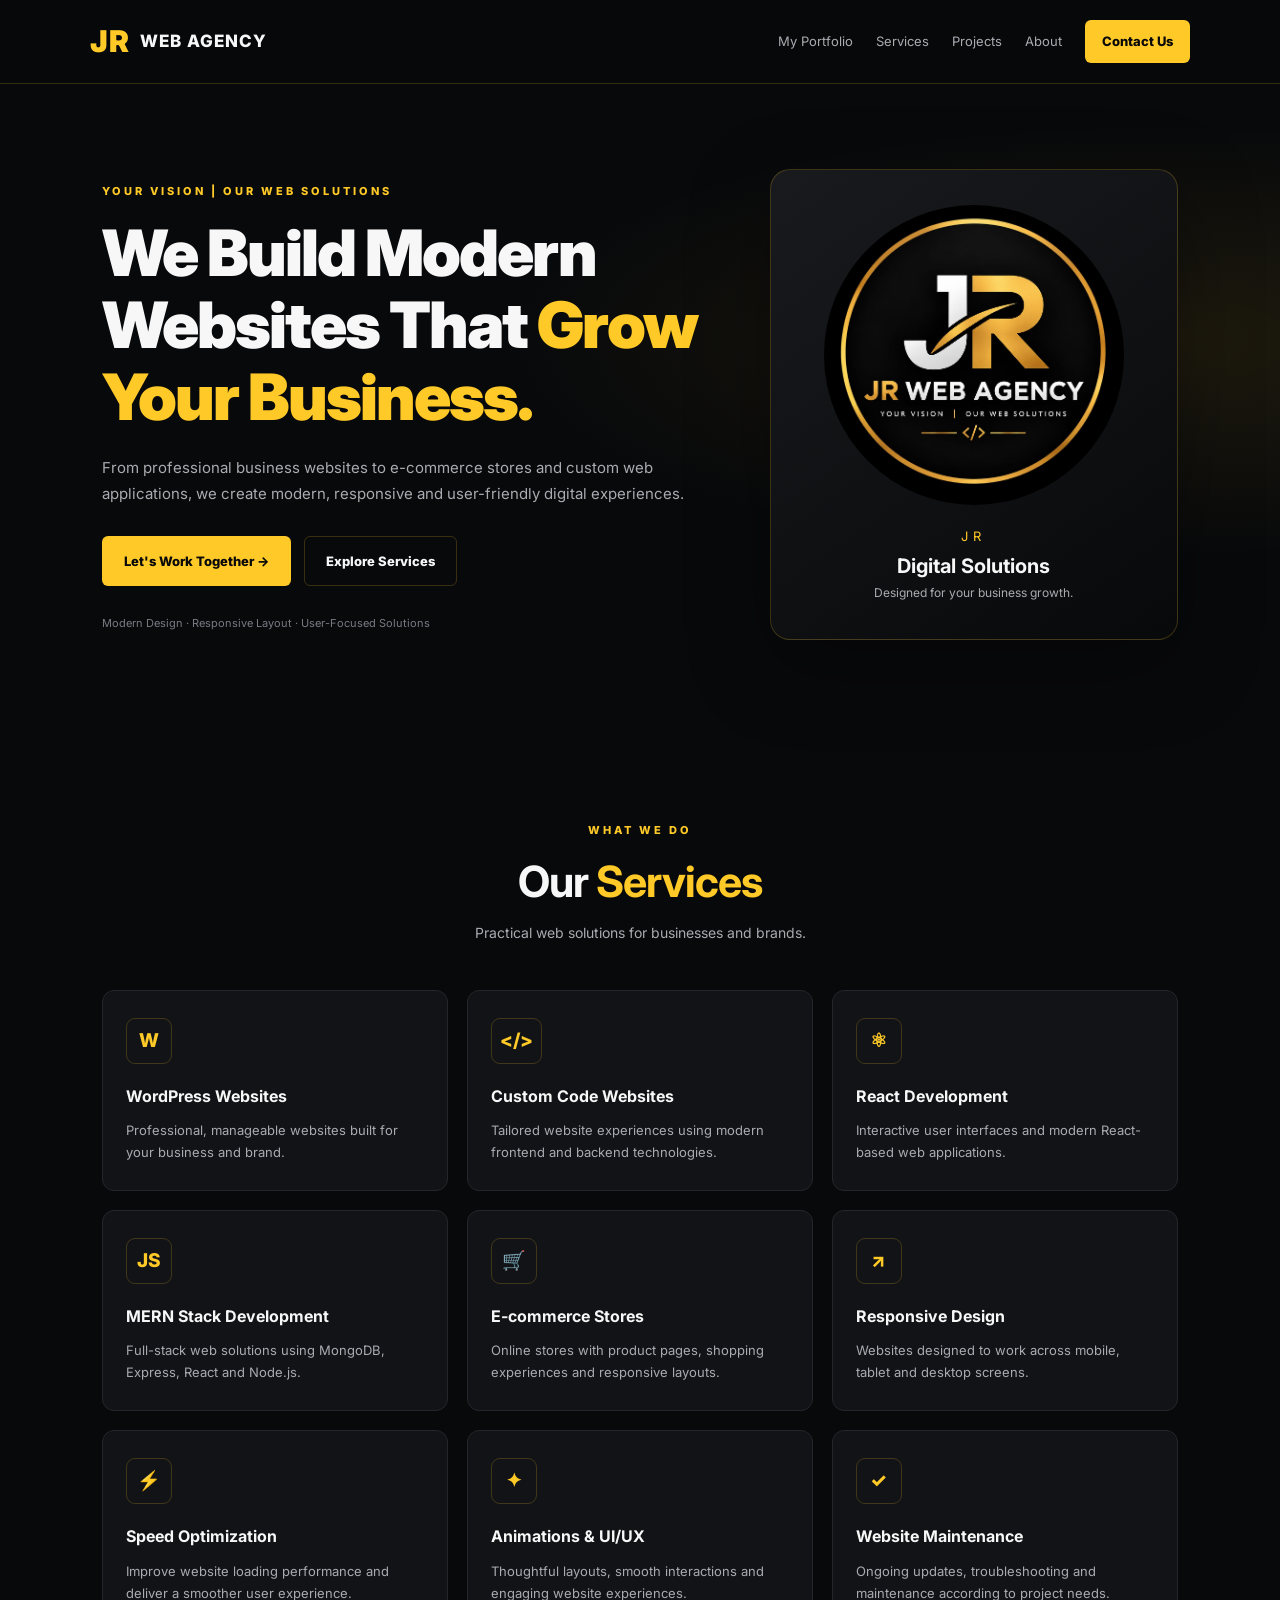
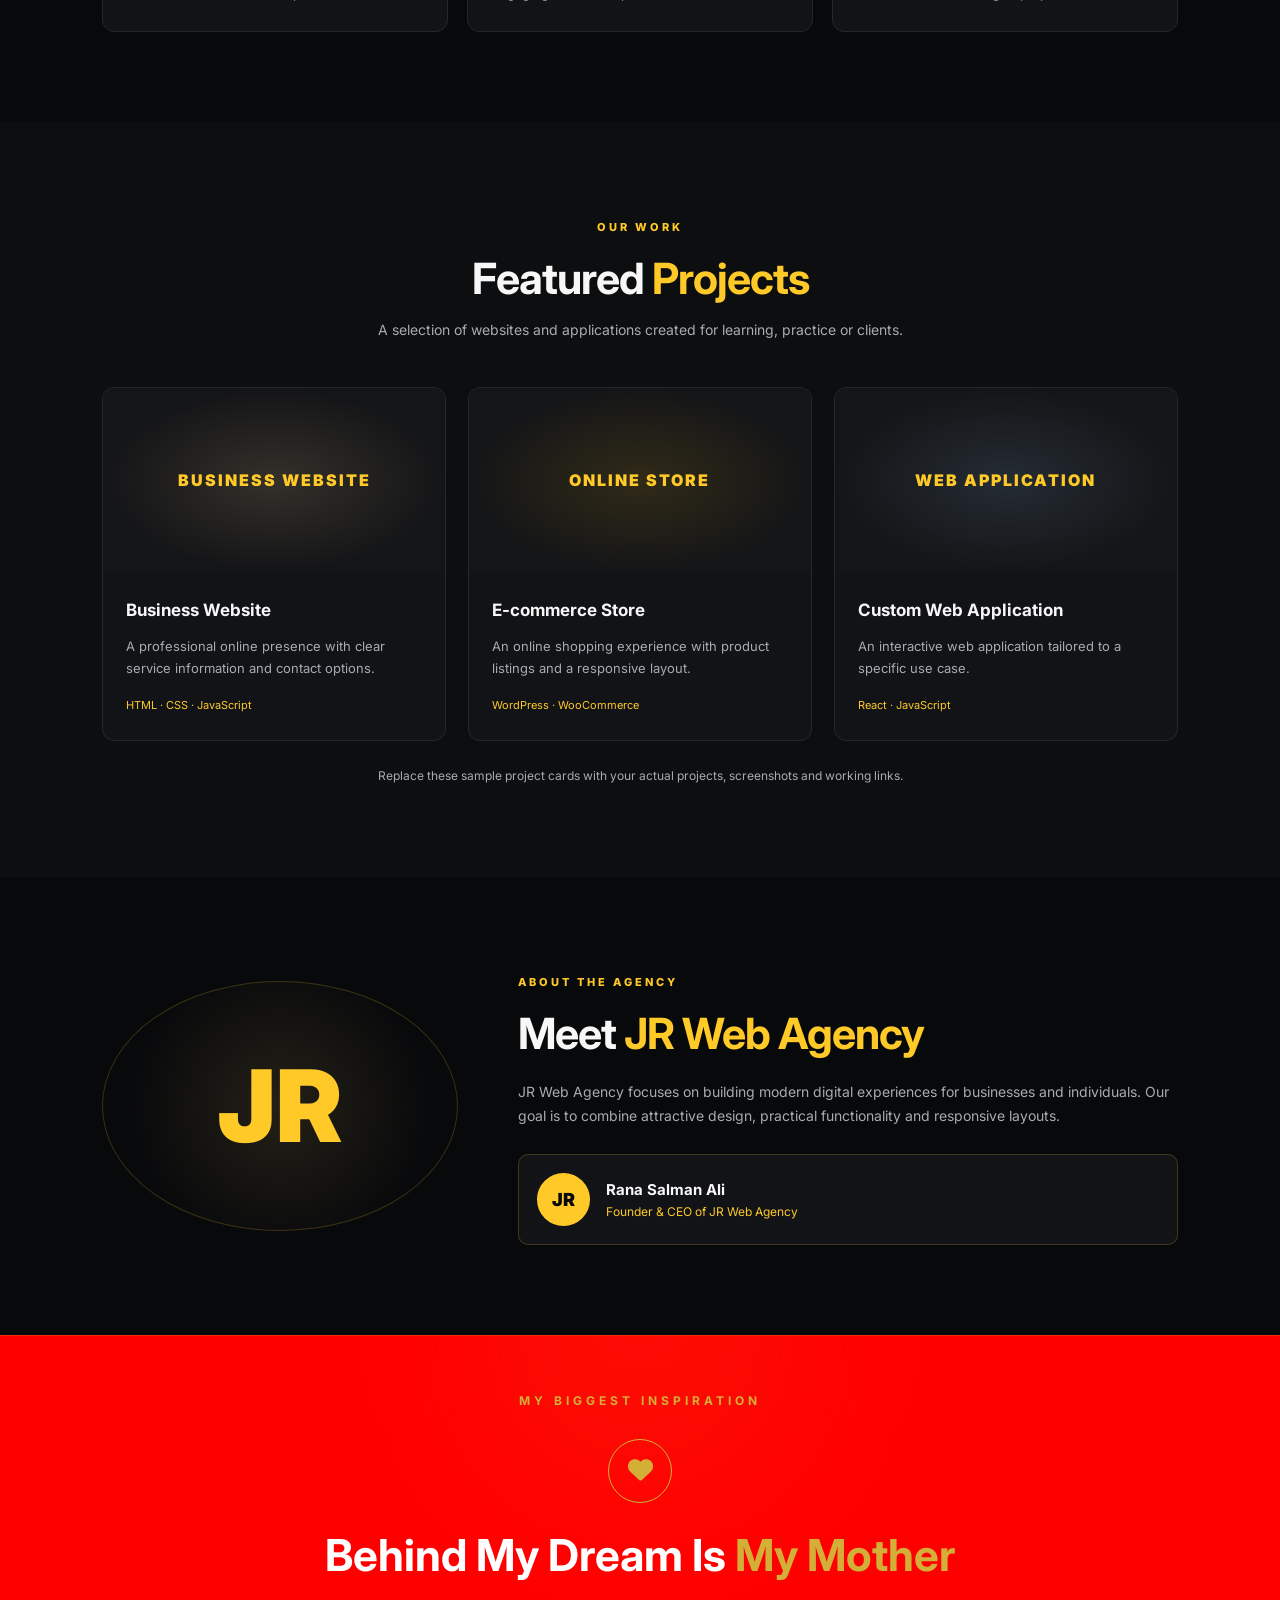
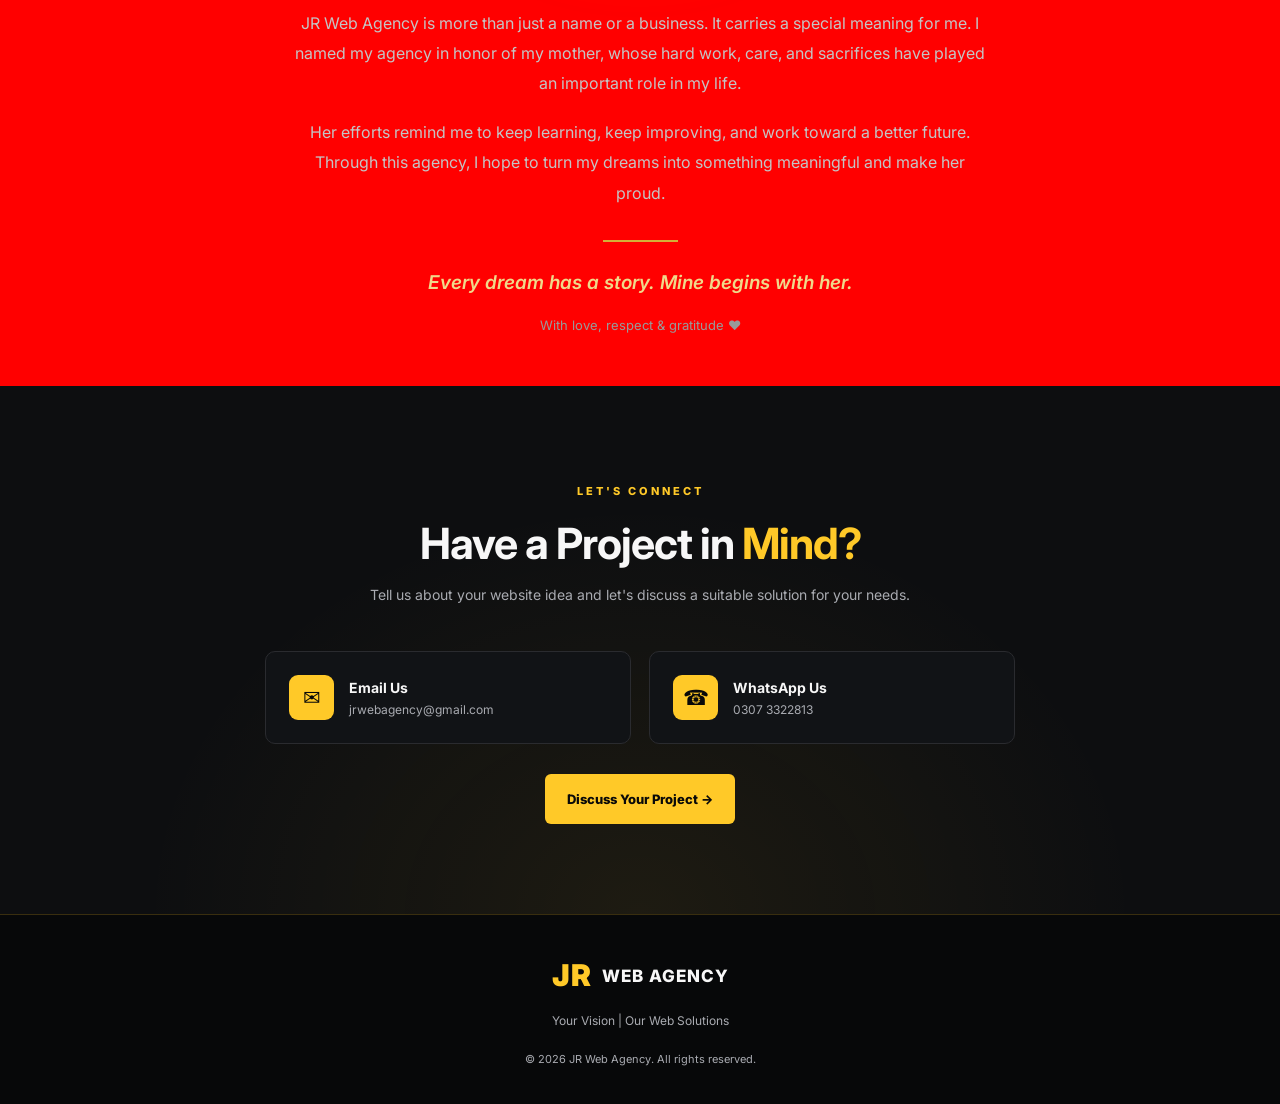
<file: jr-web-agency.html>
<!DOCTYPE html>
<html lang="en">
<head>
    <meta charset="UTF-8">
    <meta name="viewport" content="width=device-width, initial-scale=1.0">

    <title>JR Web Agency | Modern Web Solutions</title>
    <link rel="stylesheet"
      href="https://cdnjs.cloudflare.com/ajax/libs/font-awesome/6.7.2/css/all.min.css">

    <meta name="description"
          content="JR Web Agency offers modern websites, WordPress development, custom web development, e-commerce and responsive web solutions.">

    <link rel="stylesheet" href="jr-web-agency.css">
    <!-- <link rel="stylesheet" href="style-modern.css"> -->

</head>
<body>

    <!-- Navbar -->
    <header class="navbar">
        <a href="jr-web-agency.html" class="brand">
            <span class="brand-jr">JR</span>
            <span>WEB AGENCY</span>
        </a>

        <nav>
            <a href="./index-modern (2).html">My Portfolio</a>
            <a href="#services">Services</a>
            <a href="#projects">Projects</a>
            <a href="#about">About</a>
            <a href="#contact" class="nav-cta">Contact Us</a>
        </nav>
    </header>

    <!-- Hero Section -->
    <main>
        <section class="hero">
            <div class="hero-content">
                <span class="eyebrow">YOUR VISION | OUR WEB SOLUTIONS</span>

                <h1>
                    We Build Modern Websites That
                    <span>Grow Your Business.</span>
                </h1>

                <p>
                    From professional business websites to e-commerce
                    stores and custom web applications, we create modern,
                    responsive and user-friendly digital experiences.
                </p>

                <div class="hero-buttons">
                    <a href="#contact" class="btn btn-gold">
                        Let's Work Together →
                    </a>

                    <a href="#services" class="btn btn-outline">
                        Explore Services
                    </a>
                </div>

                <div class="trust-line">
                    Modern Design · Responsive Layout · User-Focused Solutions
                </div>
            </div>

            <div class="hero-visual">
             
                <img
                    src="jrlogo.jpeg"
                    alt="JR Web Agency Logo"
                    class="agency-logo"
                >

                <div class="visual-caption">
                    <span>JR</span>
                    <h2>Digital Solutions</h2>
                    <p>Designed for your business growth.</p>
                </div>
            </div>
        </section>

        <!-- Services -->
        <section class="section" id="services">
            <div class="section-heading">
                <span class="eyebrow">WHAT WE DO</span>
                <h2>Our <span>Services</span></h2>
                <p>Practical web solutions for businesses and brands.</p>
            </div>

            <div class="services-grid">
                <article class="service-card">
                    <span class="service-icon">W</span>
                    <h3>WordPress Websites</h3>
                    <p>
                        Professional, manageable websites built for
                        your business and brand.
                    </p>
                </article>

                <article class="service-card">
                    <span class="service-icon">&lt;/&gt;</span>
                    <h3>Custom Code Websites</h3>
                    <p>
                        Tailored website experiences using modern
                        frontend and backend technologies.
                    </p>
                </article>

                <article class="service-card">
                    <span class="service-icon">⚛</span>
                    <h3>React Development</h3>
                    <p>
                        Interactive user interfaces and modern
                        React-based web applications.
                    </p>
                </article>

                <article class="service-card">
                    <span class="service-icon">JS</span>
                    <h3>MERN Stack Development</h3>
                    <p>
                        Full-stack web solutions using MongoDB,
                        Express, React and Node.js.
                    </p>
                </article>

                <article class="service-card">
                    <span class="service-icon">🛒</span>
                    <h3>E-commerce Stores</h3>
                    <p>
                        Online stores with product pages, shopping
                        experiences and responsive layouts.
                    </p>
                </article>

                <article class="service-card">
                    <span class="service-icon">↗</span>
                    <h3>Responsive Design</h3>
                    <p>
                        Websites designed to work across mobile,
                        tablet and desktop screens.
                    </p>
                </article>

                <article class="service-card">
                    <span class="service-icon">⚡</span>
                    <h3>Speed Optimization</h3>
                    <p>
                        Improve website loading performance and
                        deliver a smoother user experience.
                    </p>
                </article>

                <article class="service-card">
                    <span class="service-icon">✦</span>
                    <h3>Animations & UI/UX</h3>
                    <p>
                        Thoughtful layouts, smooth interactions
                        and engaging website experiences.
                    </p>
                </article>

                <article class="service-card">
                    <span class="service-icon">✓</span>
                    <h3>Website Maintenance</h3>
                    <p>
                        Ongoing updates, troubleshooting and
                        maintenance according to project needs.
                    </p>
                </article>
            </div>
        </section>

        <!-- Projects -->
        <section class="section projects-section" id="projects">
            <div class="section-heading">
                <span class="eyebrow">OUR WORK</span>
                <h2>Featured <span>Projects</span></h2>
                <p>
                    A selection of websites and applications created
                    for learning, practice or clients.
                </p>
            </div>

            <div class="projects-grid">
                <article class="project-card">
                    <div class="project-preview preview-one">
                        <span>BUSINESS WEBSITE</span>
                    </div>
                    <div class="project-info">
                        <h3>Business Website</h3>
                        <p>
                            A professional online presence with clear
                            service information and contact options.
                        </p>
                        <span class="project-tag">HTML · CSS · JavaScript</span>
                    </div>
                </article>

                <article class="project-card">
                    <div class="project-preview preview-two">
                        <span>ONLINE STORE</span>
                    </div>
                    <div class="project-info">
                        <h3>E-commerce Store</h3>
                        <p>
                            An online shopping experience with product
                            listings and a responsive layout.
                        </p>
                        <span class="project-tag">WordPress · WooCommerce</span>
                    </div>
                </article>

                <article class="project-card">
                    <div class="project-preview preview-three">
                        <span>WEB APPLICATION</span>
                    </div>
                    <div class="project-info">
                        <h3>Custom Web Application</h3>
                        <p>
                            An interactive web application tailored
                            to a specific use case.
                        </p>
                        <span class="project-tag">React · JavaScript</span>
                    </div>
                </article>
            </div>

            <p class="projects-note">
                Replace these sample project cards with your actual
                projects, screenshots and working links.
            </p>
        </section>

        <!-- About -->
        <section class="section about-section" id="about">
            <div class="about-mark">JR</div>

            <div class="about-content">
                <span class="eyebrow">ABOUT THE AGENCY</span>
                <h2>Meet <span>JR Web Agency</span></h2>

                <p>
                    JR Web Agency focuses on building modern digital
                    experiences for businesses and individuals.
                    Our goal is to combine attractive design,
                    practical functionality and responsive layouts.
                </p>

                <div class="founder-box">
                    <div class="founder-avatar">JR</div>
                    <div>
                        <h3>Rana Salman Ali</h3>
                        <p>Founder & CEO of JR Web Agency</p>
                    </div>
                </div>
            </div>
        </section>
        
<!-- A Tribute to My Mother -->
<section class="mother-tribute" id="my-inspiration">
    <div class="tribute-container">

        <span class="tribute-label">MY BIGGEST INSPIRATION</span>

        <div class="tribute-icon">
            <i class="fa-solid fa-heart"></i>
        </div>

        <h2>Behind My Dream Is <span>My Mother</span></h2>

        <p class="tribute-message">
            JR Web Agency is more than just a name or a business.
            It carries a special meaning for me. I named my agency
            in honor of my mother, whose hard work, care, and
            sacrifices have played an important role in my life.
        </p>

        <p class="tribute-message">
            Her efforts remind me to keep learning, keep improving,
            and work toward a better future. Through this agency,
            I hope to turn my dreams into something meaningful
            and make her proud.
        </p>

        <div class="tribute-divider"></div>

        <p class="tribute-signature">
            Every dream has a story. Mine begins with her.
        </p>

        <span class="tribute-footer">With love, respect & gratitude ❤️</span>

    </div>
</section>


        <!-- Contact -->
        <section class="section contact-section" id="contact">
            <div class="section-heading">
                <span class="eyebrow">LET'S CONNECT</span>
                <h2>Have a Project in <span>Mind?</span></h2>
                <p>
                    Tell us about your website idea and let's discuss
                    a suitable solution for your needs.
                </p>
            </div>

            <div class="contact-grid">
                <a href="mailto:jrwebagency@gmail.com" class="contact-card">
                    <span class="contact-icon">✉</span>
                    <div>
                        <h3>Email Us</h3>
                        <p>jrwebagency@gmail.com</p>
                    </div>
                </a>

                <a
                    href="https://wa.me/923073322813"
                    target="_blank"
                    rel="noopener noreferrer"
                    class="contact-card"
                >
                    <span class="contact-icon">☎</span>
                    <div>
                        <h3>WhatsApp Us</h3>
                        <p>0307 3322813</p>
                    </div>
                </a>
            </div>

         <a
    href="https://wa.me/923073322813?text=Hello%20JR%20Web%20Agency%2C%20I%20want%20to%20discuss%20a%20website%20project"
    target="_blank"
    rel="noopener noreferrer"
    class="btn btn-gold main-contact-btn"
>
    Discuss Your Project →
</a>
        </section>
    </main>

    <!-- Footer -->
    <footer class="footer">
        <a href="#" class="brand">
            <span class="brand-jr">JR</span>
            <span>WEB AGENCY</span>
        </a>

        <p>Your Vision | Our Web Solutions</p>
        <p class="copyright">
            © <span id="year"></span> JR Web Agency. All rights reserved.
        </p>
    </footer>

    <script>
        document.getElementById("year").textContent =
            new Date().getFullYear();
    </script>
</body>
</html>
</file>
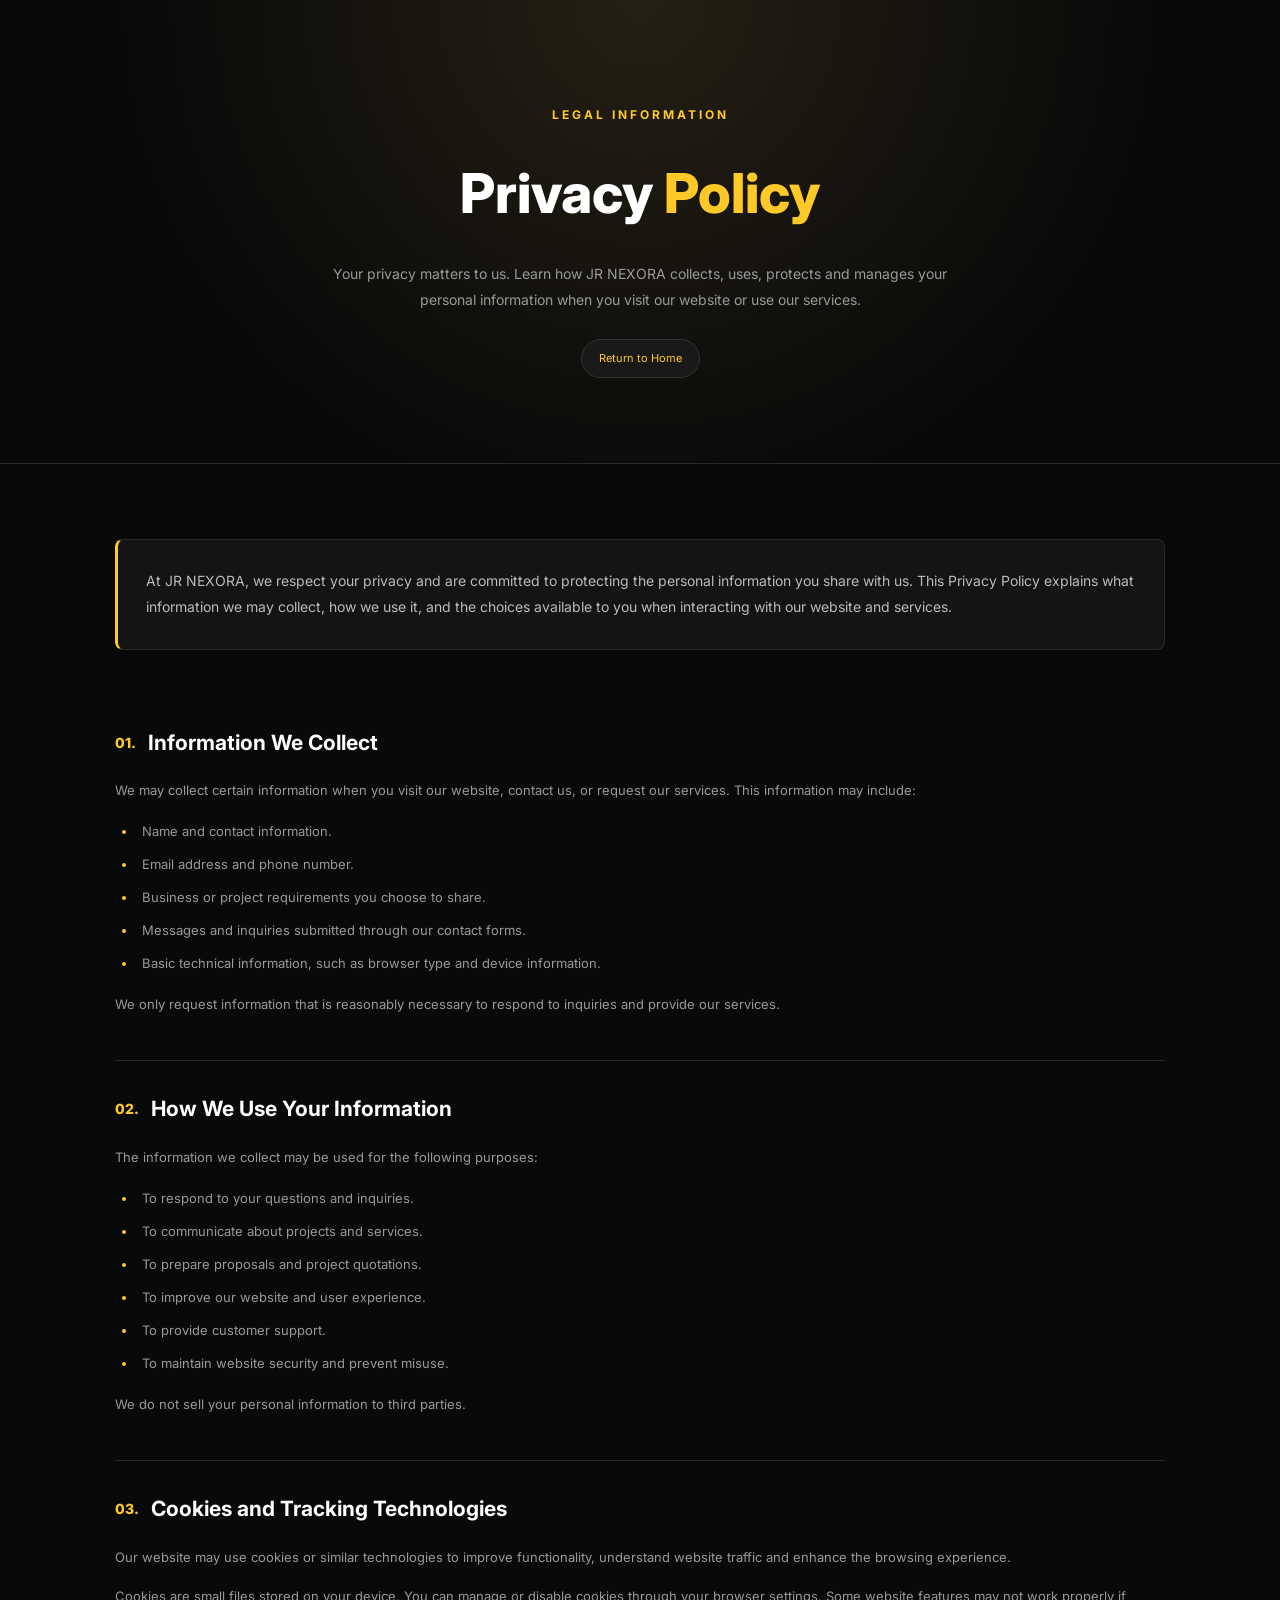
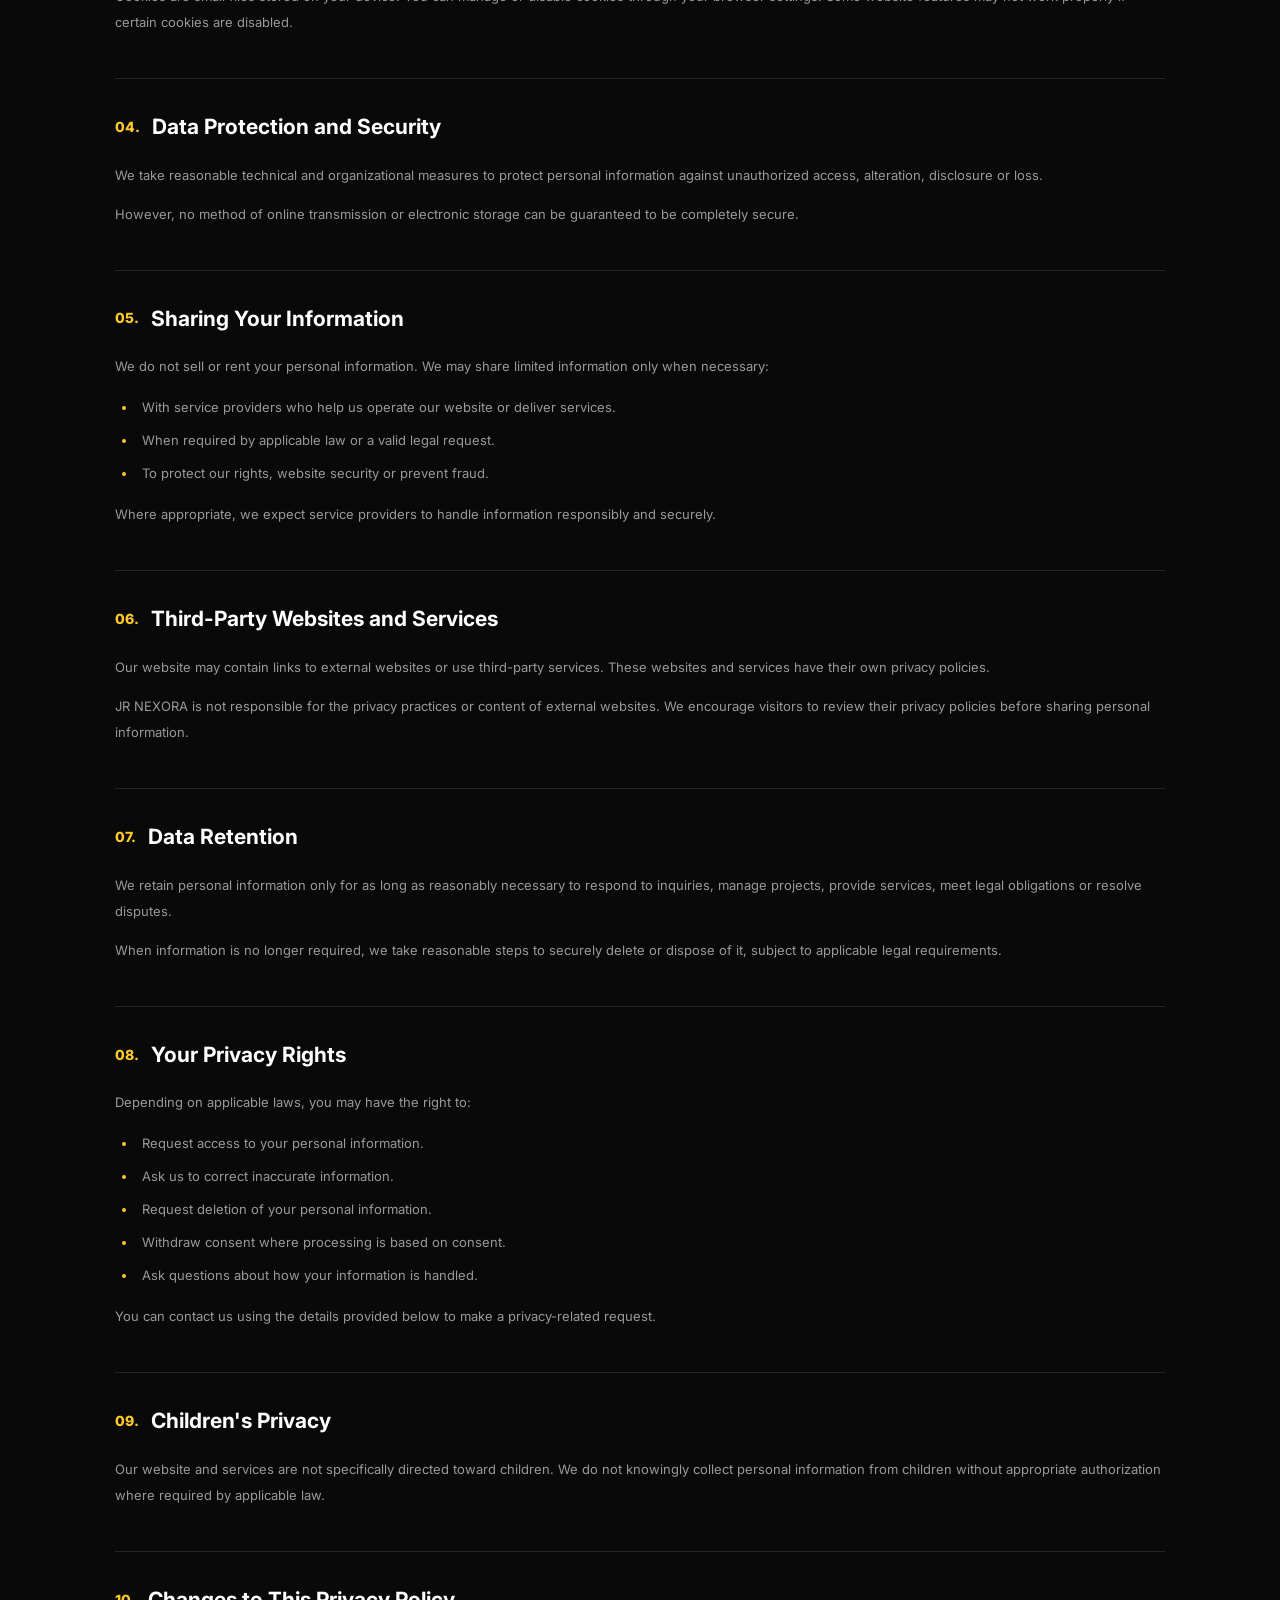
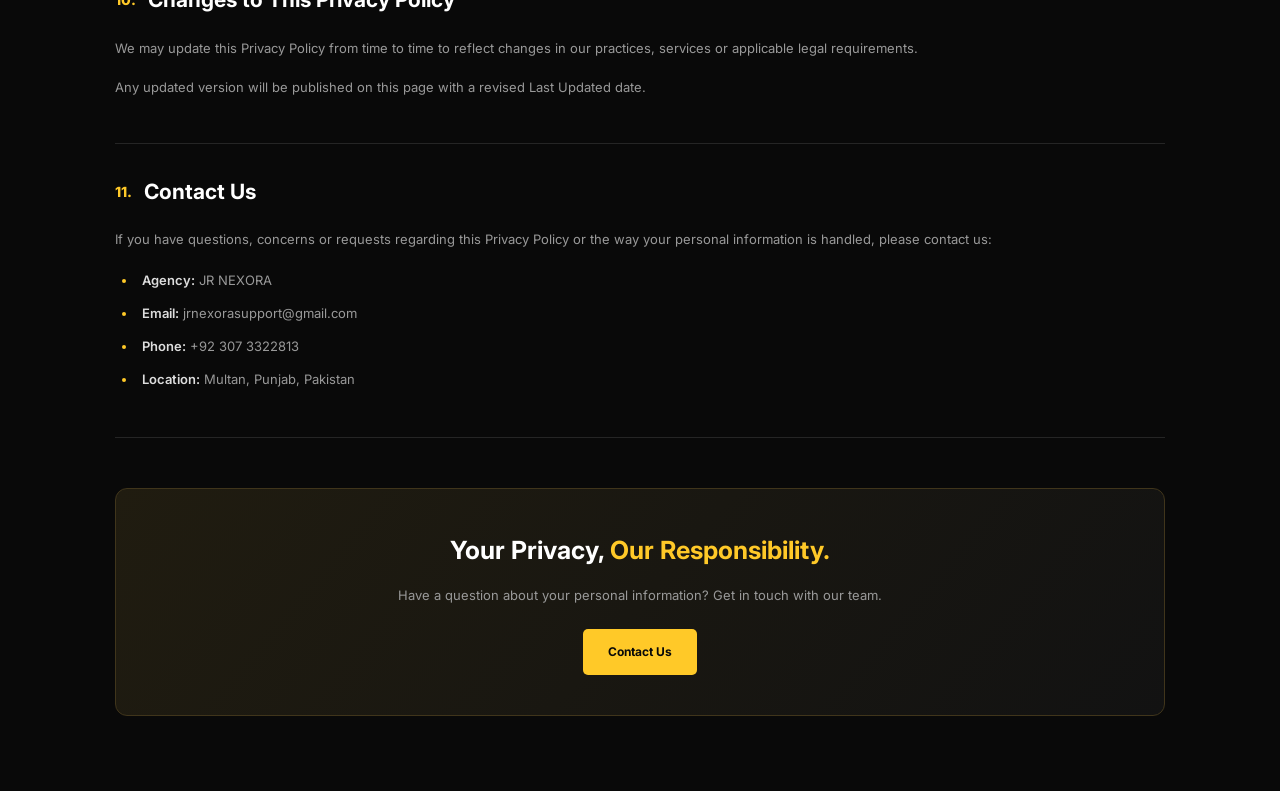
<file: privacy.html>
<!DOCTYPE html>
<html lang="en">
<head>
<meta charset="UTF-8">
<meta name="viewport" content="width=device-width, initial-scale=1.0">

<title>Privacy Policy | JR Web Agency</title>

<link href="https://fonts.googleapis.com/css2?family=Inter:wght@400;500;600;700;800&display=swap" rel="stylesheet">
<link rel="stylesheet"
href="https://cdnjs.cloudflare.com/ajax/libs/font-awesome/6.7.2/css/all.min.css">
<style>

* {
  margin: 0;
  padding: 0;
  box-sizing: border-box;
}

body {
  background: #090909;
  color: #fff;
  font-family: 'Inter', sans-serif;
  line-height: 1.7;
}

/* Hero */

.privacy-hero {
  padding: 100px 7% 85px;
  text-align: center;
  background: radial-gradient(circle at top, #252014, #090909 65%);
  border-bottom: 1px solid #292929;
}

.privacy-tag {
  color: #ffc928;
  font-size: 12px;
  font-weight: 700;
  letter-spacing: 3px;
}

.privacy-hero h1 {
  font-size: clamp(35px, 5vw, 55px);
  font-weight: 800;
  margin: 20px 0;
}

.privacy-hero h1 span {
  color: #ffc928;
}

.privacy-hero p {
  color: #999;
  font-size: 14px;
  max-width: 650px;
  margin: auto;
  line-height: 1.9;
}

.privacy-date {
  display: inline-block;
  margin-top: 25px;
  padding: 9px 17px;
  background: #191919;
  border: 1px solid #333;
  border-radius: 30px;
  color: #ffc928;
  font-size: 11px;
}

/* Main Content */

.privacy-wrapper {
  max-width: 1100px;
  margin: auto;
  padding: 75px 25px;
}

.privacy-intro {
  background: #141414;
  border: 1px solid #292929;
  border-left: 3px solid #ffc928;
  padding: 28px;
  border-radius: 8px;
  margin-bottom: 45px;
}

.privacy-intro p {
  color: #bbb;
  font-size: 14px;
  line-height: 1.9;
}

/* Policy Sections */

.privacy-block {
  padding: 30px 0;
  border-bottom: 1px solid #252525;
}

.privacy-block h2 {
  color: #fff;
  font-size: 21px;
  margin-bottom: 17px;
  display: flex;
  align-items: center;
  gap: 12px;
}

.privacy-block h2 span {
  color: #ffc928;
  font-size: 14px;
  font-weight: 800;
}

.privacy-block p {
  color: #999;
  font-size: 13px;
  line-height: 2;
  margin-bottom: 13px;
}

.privacy-block ul {
  padding-left: 22px;
  margin: 15px 0;
}

.privacy-block li {
  color: #999;
  font-size: 13px;
  line-height: 2;
  padding-left: 5px;
  margin-bottom: 7px;
}

.privacy-block li::marker {
  color: #ffc928;
}

.privacy-block strong {
  color: #ddd;
  font-weight: 600;
}

/* Contact Box */

.privacy-contact {
  margin-top: 50px;
  padding: 40px;
  text-align: center;
  background: linear-gradient(130deg, #201c10, #121212);
  border: 1px solid #40351b;
  border-radius: 12px;
}

.privacy-contact h2 {
  font-size: 25px;
  margin-bottom: 12px;
}

.privacy-contact h2 span {
  color: #ffc928;
}

.privacy-contact p {
  color: #999;
  font-size: 13px;
  margin-bottom: 23px;
}

.privacy-contact a {
  display: inline-block;
  background: #ffc928;
  color: #090909;
  text-decoration: none;
  padding: 13px 25px;
  font-size: 12px;
  font-weight: 700;
  border-radius: 5px;
  transition: .3s;
}

.privacy-contact a:hover {
  background: #fff;
  transform: translateY(-3px);
}

/* Responsive */

@media(max-width: 600px) {

  .privacy-hero {
    padding: 75px 6% 65px;
  }

  .privacy-wrapper {
    padding: 45px 6%;
  }

  .privacy-block h2 {
    font-size: 18px;
  }

  .privacy-intro {
    padding: 22px;
  }

  .privacy-contact {
    padding: 30px 20px;
  }

}
.navbar {
    position: sticky;
    top: 0;
    z-index: 100;
    min-height: 78px;
    padding: 16px 7%;
    display: flex;
    align-items: center;
    justify-content: space-between;
    gap: 24px;
    background: rgba(8, 9, 11, 0.94);
    border-bottom: 1px solid var(--border);
    backdrop-filter: blur(14px);
}
a {
    color: inherit;
    text-decoration: none;
}
.brand {
    display: inline-flex;
    align-items: center;
    gap: 10px;
    font-size: 17px;
    font-weight: 800;
    letter-spacing: 1px;
    white-space: nowrap;
}

.brand-jr {
    color: var(--gold);
    font-size: 30px;
    font-weight: 900;
}

.navbar nav {
    display: flex;
    align-items: center;
    flex-wrap: wrap;
    gap: 23px;
}

.navbar nav a {
    font-size: 13px;
    color: var(--muted);
    transition: color 0.2s;
    text-decoration: none;
}

.navbar nav a:hover {
    color: var(--gold);
    color: white;
}

.navbar nav .nav-cta {
    color: #090909;
    background: var(--gold);
    padding: 10px 17px;
    border-radius: 6px;
    font-weight: 800;
}

</style>
</head>

<body>
  

<!-- Hero Section -->

<section class="privacy-hero">

  <span class="privacy-tag">LEGAL INFORMATION</span>

  <h1>Privacy <span>Policy</span></h1>

  <p>
    Your privacy matters to us. Learn how JR NEXORA
    collects, uses, protects and manages your personal
    information when you visit our website or use our services.
  </p>

  <span class="privacy-date">
    <a href="index.html">
      Return to Home
    </a>
    
  </span>

</section>


<!-- Privacy Content -->

<main class="privacy-wrapper">

  <div class="privacy-intro">
    <p>
      At JR NEXORA, we respect your privacy and are
      committed to protecting the personal information
      you share with us. This Privacy Policy explains
      what information we may collect, how we use it,
      and the choices available to you when interacting
      with our website and services.
    </p>
  </div>


  <!-- 01 -->

  <section class="privacy-block">
    <h2><span>01.</span> Information We Collect</h2>

    <p>
      We may collect certain information when you visit
      our website, contact us, or request our services.
      This information may include:
    </p>

    <ul>
      <li>Name and contact information.</li>
      <li>Email address and phone number.</li>
      <li>Business or project requirements you choose to share.</li>
      <li>Messages and inquiries submitted through our contact forms.</li>
      <li>Basic technical information, such as browser type and device information.</li>
    </ul>

    <p>
      We only request information that is reasonably
      necessary to respond to inquiries and provide
      our services.
    </p>
  </section>


  <!-- 02 -->

  <section class="privacy-block">
    <h2><span>02.</span> How We Use Your Information</h2>

    <p>
      The information we collect may be used for the
      following purposes:
    </p>

    <ul>
      <li>To respond to your questions and inquiries.</li>
      <li>To communicate about projects and services.</li>
      <li>To prepare proposals and project quotations.</li>
      <li>To improve our website and user experience.</li>
      <li>To provide customer support.</li>
      <li>To maintain website security and prevent misuse.</li>
    </ul>

    <p>
      We do not sell your personal information to third
      parties.
    </p>
  </section>


  <!-- 03 -->

  <section class="privacy-block">
    <h2><span>03.</span> Cookies and Tracking Technologies</h2>

    <p>
      Our website may use cookies or similar technologies
      to improve functionality, understand website traffic
      and enhance the browsing experience.
    </p>

    <p>
      Cookies are small files stored on your device.
      You can manage or disable cookies through your
      browser settings. Some website features may not
      work properly if certain cookies are disabled.
    </p>
  </section>


  <!-- 04 -->

  <section class="privacy-block">
    <h2><span>04.</span> Data Protection and Security</h2>

    <p>
      We take reasonable technical and organizational
      measures to protect personal information against
      unauthorized access, alteration, disclosure or loss.
    </p>

    <p>
      However, no method of online transmission or
      electronic storage can be guaranteed to be
      completely secure.
    </p>
  </section>


  <!-- 05 -->

  <section class="privacy-block">
    <h2><span>05.</span> Sharing Your Information</h2>

    <p>
      We do not sell or rent your personal information.
      We may share limited information only when necessary:
    </p>

    <ul>
      <li>With service providers who help us operate our website or deliver services.</li>
      <li>When required by applicable law or a valid legal request.</li>
      <li>To protect our rights, website security or prevent fraud.</li>
    </ul>

    <p>
      Where appropriate, we expect service providers to
      handle information responsibly and securely.
    </p>
  </section>


  <!-- 06 -->

  <section class="privacy-block">
    <h2><span>06.</span> Third-Party Websites and Services</h2>

    <p>
      Our website may contain links to external websites
      or use third-party services. These websites and
      services have their own privacy policies.
    </p>

    <p>
      JR NEXORA is not responsible for the privacy
      practices or content of external websites.
      We encourage visitors to review their privacy
      policies before sharing personal information.
    </p>
  </section>


  <!-- 07 -->

  <section class="privacy-block">
    <h2><span>07.</span> Data Retention</h2>

    <p>
      We retain personal information only for as long
      as reasonably necessary to respond to inquiries,
      manage projects, provide services, meet legal
      obligations or resolve disputes.
    </p>

    <p>
      When information is no longer required, we take
      reasonable steps to securely delete or dispose
      of it, subject to applicable legal requirements.
    </p>
  </section>


  <!-- 08 -->

  <section class="privacy-block">
    <h2><span>08.</span> Your Privacy Rights</h2>

    <p>
      Depending on applicable laws, you may have the
      right to:
    </p>

    <ul>
      <li>Request access to your personal information.</li>
      <li>Ask us to correct inaccurate information.</li>
      <li>Request deletion of your personal information.</li>
      <li>Withdraw consent where processing is based on consent.</li>
      <li>Ask questions about how your information is handled.</li>
    </ul>

    <p>
      You can contact us using the details provided
      below to make a privacy-related request.
    </p>
  </section>


  <!-- 09 -->

  <section class="privacy-block">
    <h2><span>09.</span> Children's Privacy</h2>

    <p>
      Our website and services are not specifically
      directed toward children. We do not knowingly
      collect personal information from children
      without appropriate authorization where required
      by applicable law.
    </p>
  </section>


  <!-- 10 -->

  <section class="privacy-block">
    <h2><span>10.</span> Changes to This Privacy Policy</h2>

    <p>
      We may update this Privacy Policy from time to
      time to reflect changes in our practices,
      services or applicable legal requirements.
    </p>

    <p>
      Any updated version will be published on this
      page with a revised Last Updated date.
    </p>
  </section>


  <!-- 11 -->

  <section class="privacy-block">
    <h2><span>11.</span> Contact Us</h2>

    <p>
      If you have questions, concerns or requests
      regarding this Privacy Policy or the way your
      personal information is handled, please contact us:
    </p>

    <ul>
      <li><strong>Agency:</strong> JR NEXORA</li>
      <li><strong>Email:</strong> jrnexorasupport@gmail.com</li>
      <li><strong>Phone:</strong> +92 307 3322813</li>
      <li><strong>Location:</strong> Multan, Punjab, Pakistan</li>
    </ul>
  </section>


  <!-- Contact CTA -->

  <div class="privacy-contact">
    <h2>Your Privacy, <span>Our Responsibility.</span></h2>

    <p>
      Have a question about your personal information?
      Get in touch with our team.
    </p>

    <a href="contact.html">
      Contact Us 
    </a>
  </div>

</main>
<script>
  /* =================================
   MOBILE NAVBAR TOGGLE
================================= */

const menuToggle = document.getElementById("menuToggle");
const navLinks = document.getElementById("navLinks");

menuToggle.addEventListener("click", function () {

    const isOpen = navLinks.classList.toggle("active");

    if (isOpen) {
        menuToggle.innerHTML = '<i class="fa-solid fa-xmark"></i>';
        menuToggle.setAttribute("aria-expanded", "true");
        menuToggle.setAttribute("aria-label", "Close navigation menu");
    } else {
        menuToggle.innerHTML = '<i class="fa-solid fa-bars"></i>';
        menuToggle.setAttribute("aria-expanded", "false");
        menuToggle.setAttribute("aria-label", "Open navigation menu");
    }

});

// Close menu after clicking a link
navLinks.querySelectorAll("a").forEach(function (link) {

    link.addEventListener("click", function () {

        navLinks.classList.remove("active");

        menuToggle.innerHTML = '<i class="fa-solid fa-bars"></i>';
        menuToggle.setAttribute("aria-expanded", "false");
        menuToggle.setAttribute("aria-label", "Open navigation menu");

    });

});
</script>
</body>
</html>
</file>
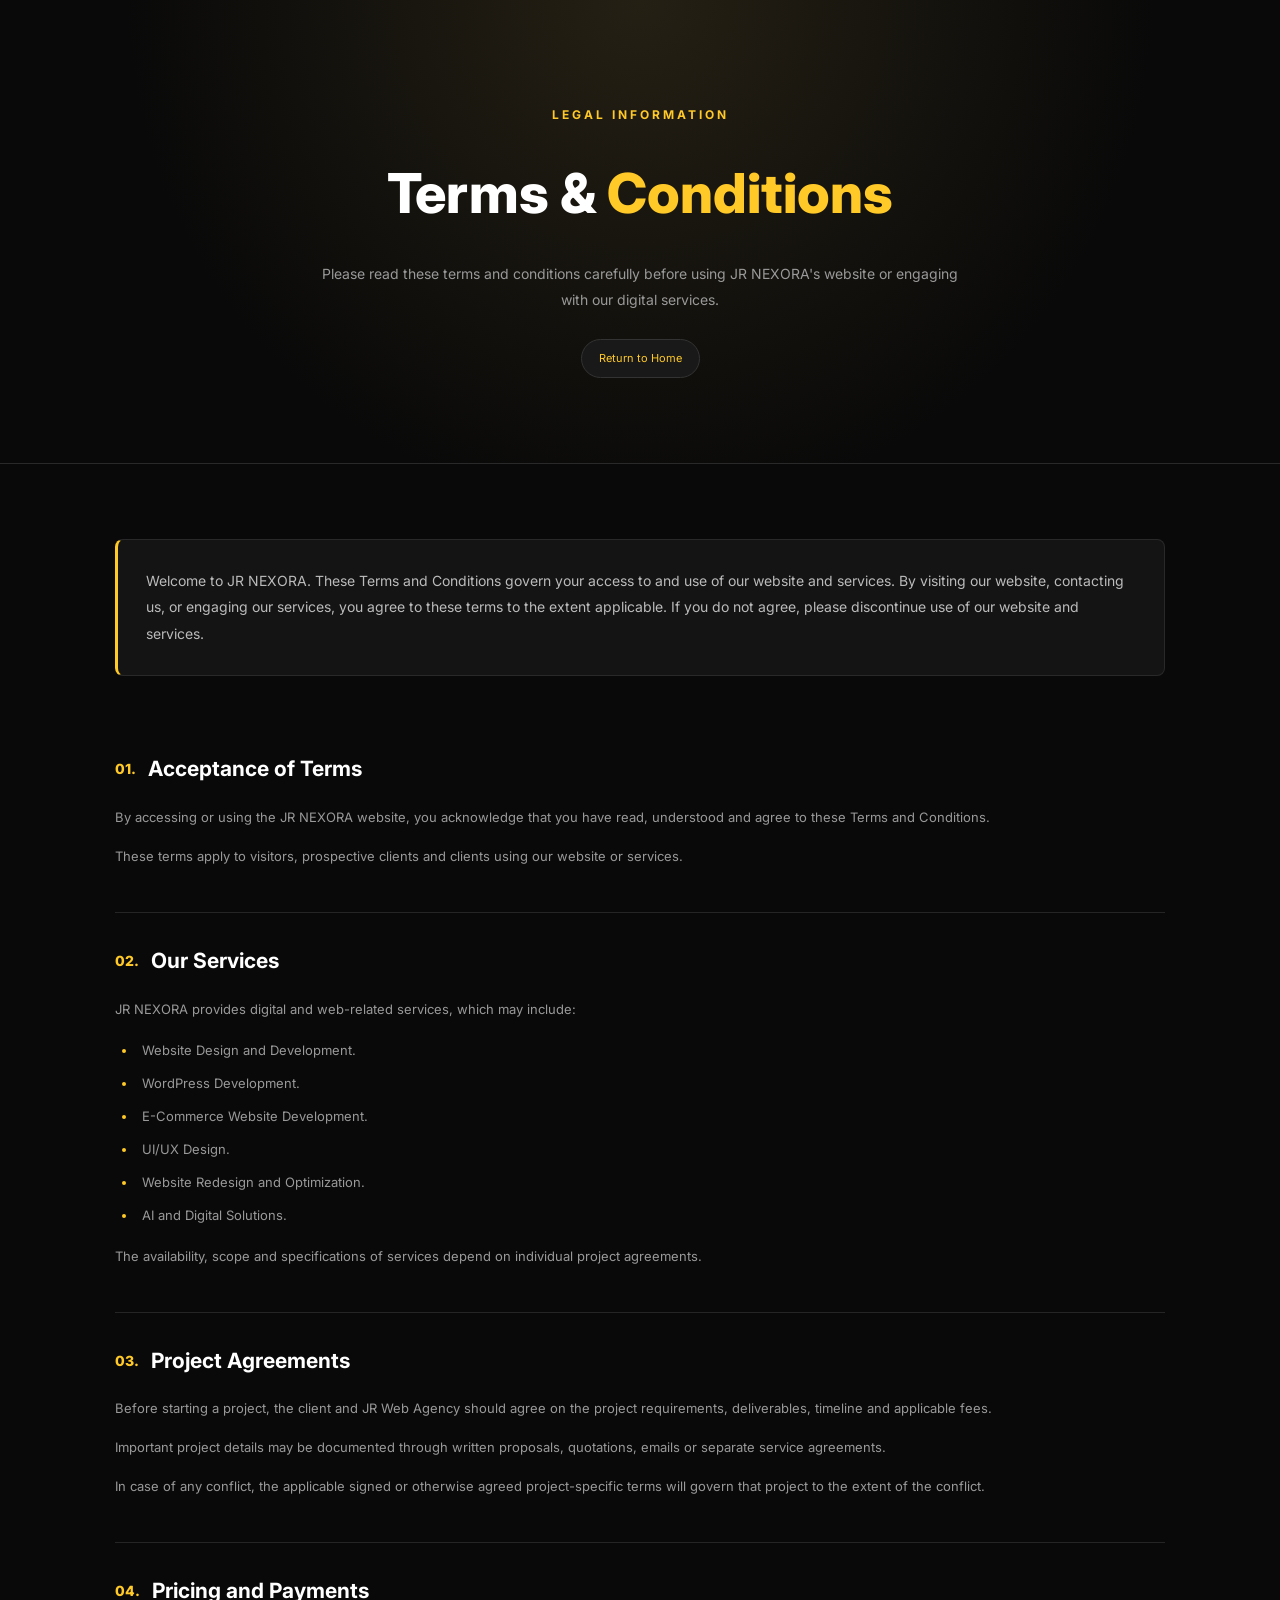
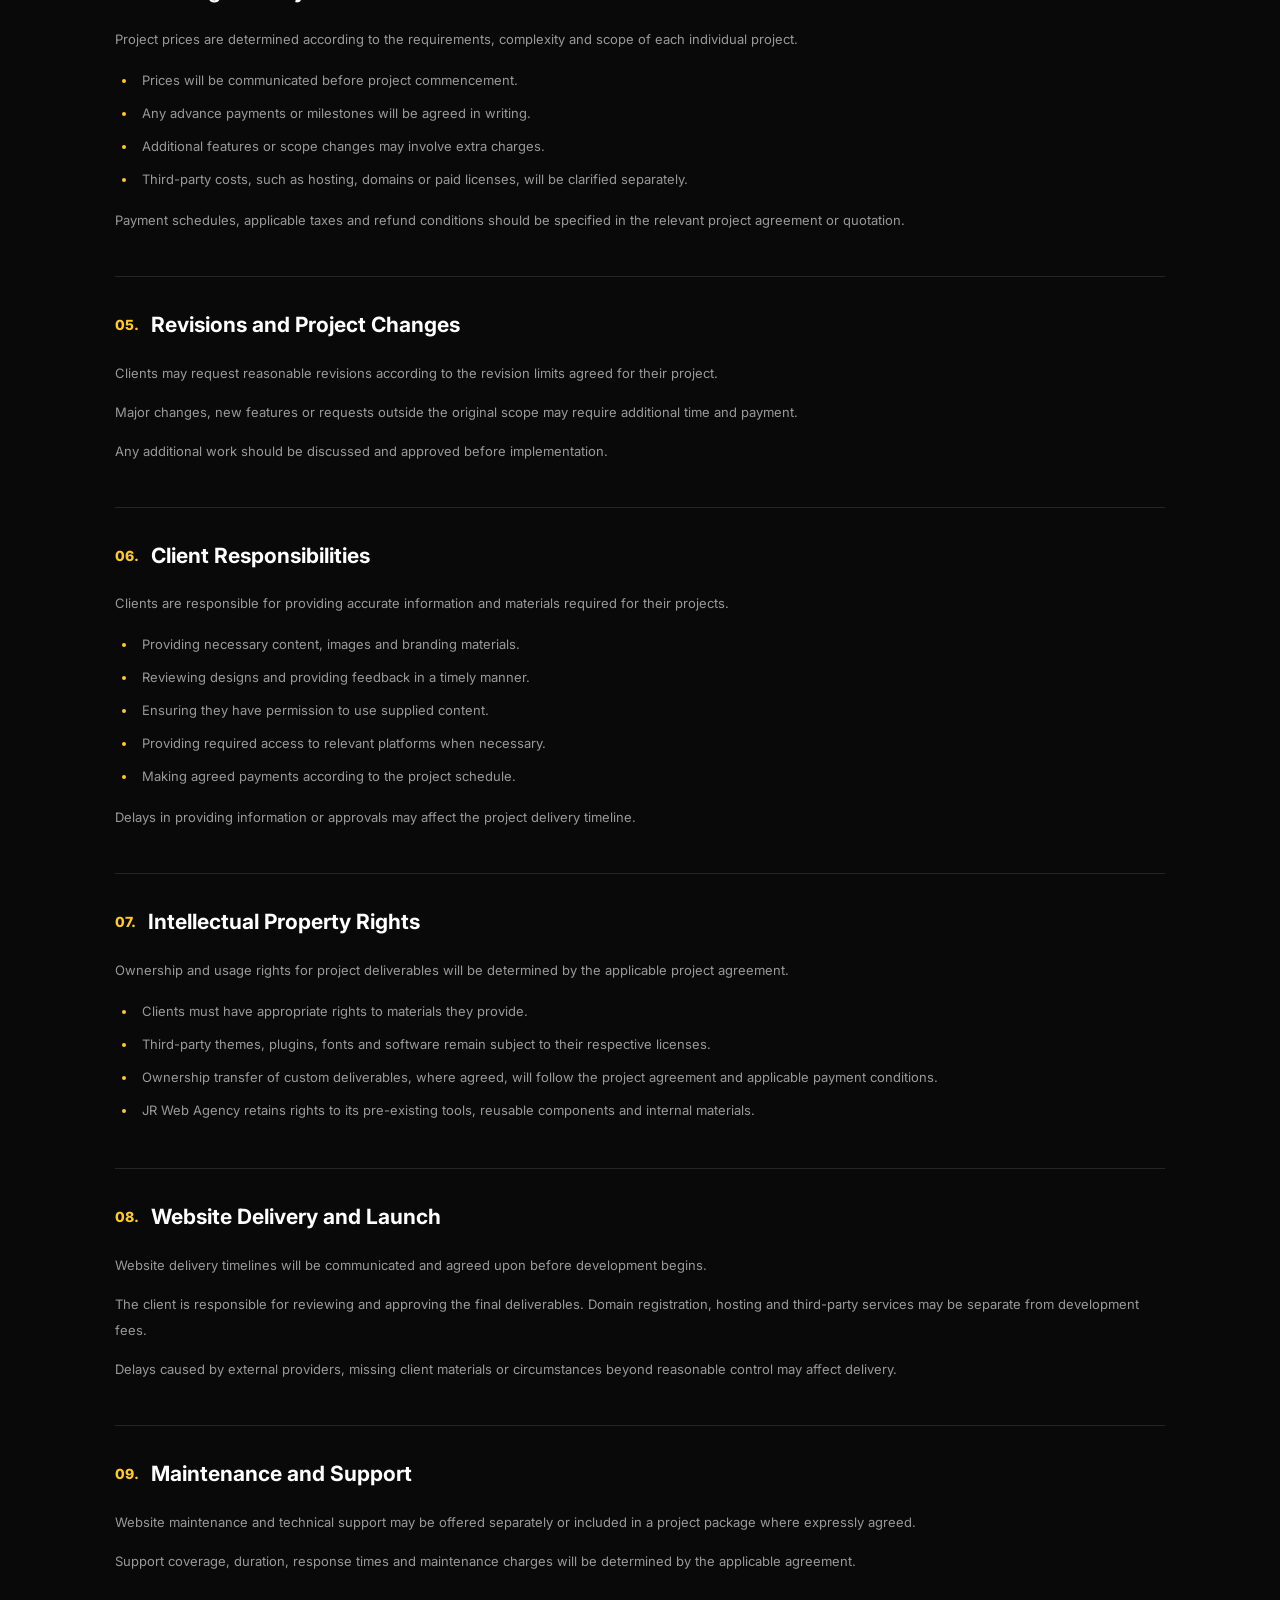
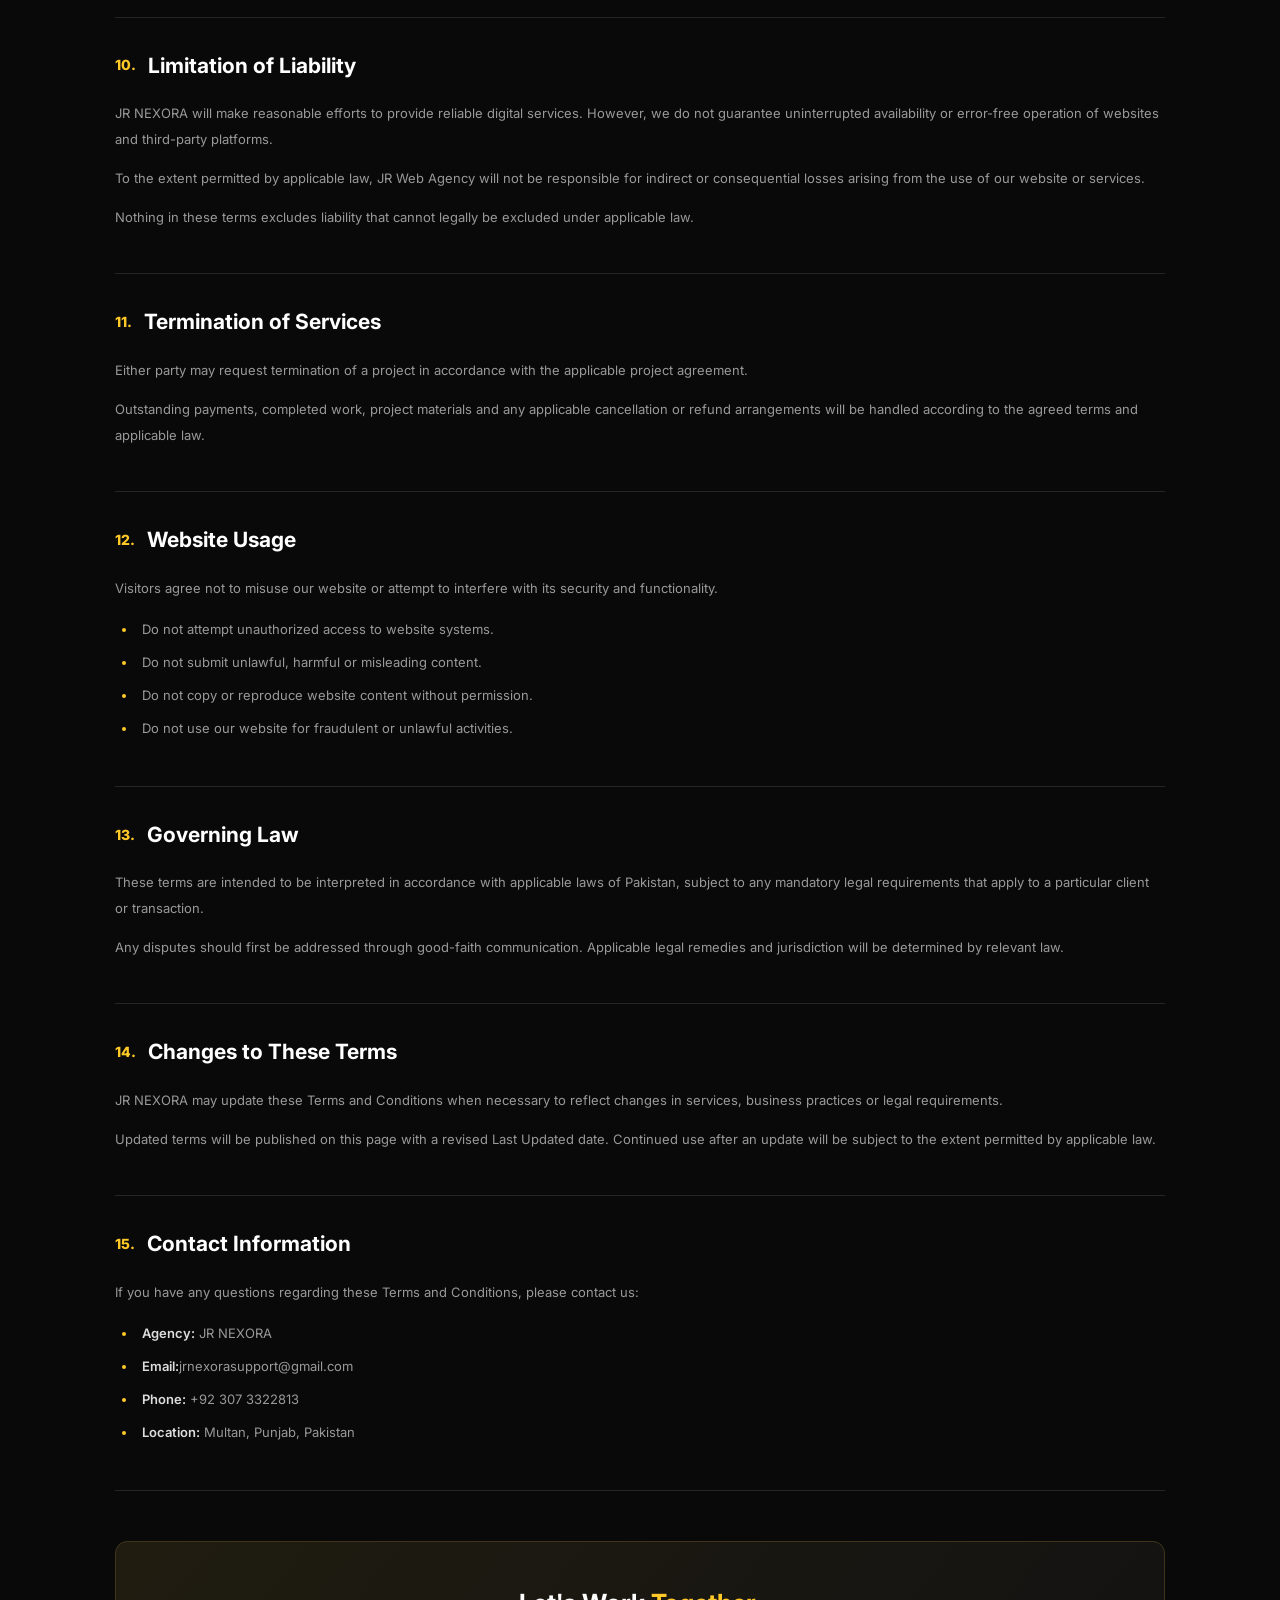
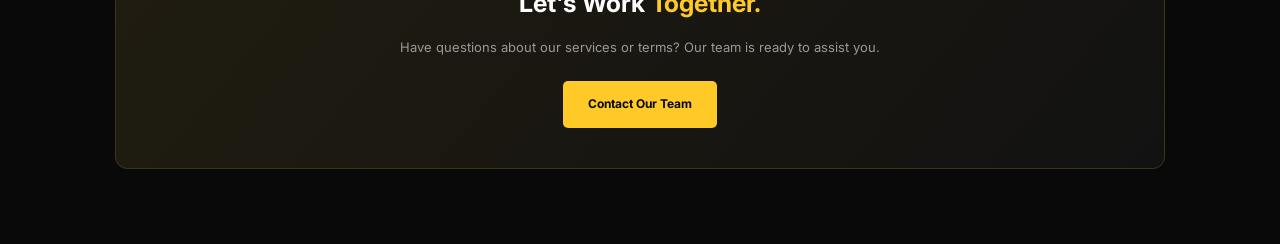
<file: term.html>
<!DOCTYPE html>
<html lang="en">
<head>
<meta charset="UTF-8">
<meta name="viewport" content="width=device-width, initial-scale=1.0">

<title>Terms & Conditions | JR Web Agency</title>

<link href="https://fonts.googleapis.com/css2?family=Inter:wght@400;500;600;700;800&display=swap" rel="stylesheet">
<link rel="stylesheet"
href="https://cdnjs.cloudflare.com/ajax/libs/font-awesome/6.7.2/css/all.min.css">
<style>
* {
  margin: 0;
  padding: 0;
  box-sizing: border-box;
}

body {
  background: #090909;
  color: #fff;
  font-family: 'Inter', sans-serif;
  line-height: 1.7;
}

/* Hero */

.terms-hero {
  padding: 100px 7% 85px;
  text-align: center;
  background: radial-gradient(circle at top, #252014, #090909 65%);
  border-bottom: 1px solid #292929;
}

.terms-tag {
  color: #ffc928;
  font-size: 12px;
  font-weight: 700;
  letter-spacing: 3px;
}

.terms-hero h1 {
  font-size: clamp(35px, 5vw, 55px);
  font-weight: 800;
  margin: 20px 0;
}

.terms-hero h1 span {
  color: #ffc928;
}

.terms-hero p {
  color: #999;
  font-size: 14px;
  max-width: 650px;
  margin: auto;
  line-height: 1.9;
}

.terms-date {
  display: inline-block;
  margin-top: 25px;
  padding: 9px 17px;
  background: #191919;
  border: 1px solid #333;
  border-radius: 30px;
  color: #ffc928;
  font-size: 11px;
}

/* Main Content */

.terms-wrapper {
  max-width: 1100px;
  margin: auto;
  padding: 75px 25px;
}

.terms-intro {
  background: #141414;
  border: 1px solid #292929;
  border-left: 3px solid #ffc928;
  padding: 28px;
  border-radius: 8px;
  margin-bottom: 45px;
}

.terms-intro p {
  color: #bbb;
  font-size: 14px;
  line-height: 1.9;
}

/* Sections */

.terms-block {
  padding: 30px 0;
  border-bottom: 1px solid #252525;
}

.terms-block h2 {
  color: #fff;
  font-size: 21px;
  margin-bottom: 17px;
  display: flex;
  align-items: center;
  gap: 12px;
}

.terms-block h2 span {
  color: #ffc928;
  font-size: 14px;
  font-weight: 800;
}

.terms-block p {
  color: #999;
  font-size: 13px;
  line-height: 2;
  margin-bottom: 13px;
}

.terms-block ul {
  padding-left: 22px;
  margin: 15px 0;
}

.terms-block li {
  color: #999;
  font-size: 13px;
  line-height: 2;
  padding-left: 5px;
  margin-bottom: 7px;
}

.terms-block li::marker {
  color: #ffc928;
}

.terms-block strong {
  color: #ddd;
  font-weight: 600;
}

/* Contact Box */

.terms-contact {
  margin-top: 50px;
  padding: 40px;
  text-align: center;
  background: linear-gradient(130deg, #201c10, #121212);
  border: 1px solid #40351b;
  border-radius: 12px;
}

.terms-contact h2 {
  font-size: 25px;
  margin-bottom: 12px;
}

.terms-contact h2 span {
  color: #ffc928;
}

.terms-contact p {
  color: #999;
  font-size: 13px;
  margin-bottom: 23px;
}

.terms-contact a {
  display: inline-block;
  background: #ffc928;
  color: #090909;
  text-decoration: none;
  padding: 13px 25px;
  font-size: 12px;
  font-weight: 700;
  border-radius: 5px;
  transition: .3s;
}

.terms-contact a:hover {
  background: #fff;
  transform: translateY(-3px);
}

/* Responsive */

@media(max-width: 600px) {
  .terms-hero {
    padding: 75px 6% 65px;
  }

  .terms-wrapper {
    padding: 45px 6%;
  }

  .terms-block h2 {
    font-size: 18px;
  }

  .terms-intro {
    padding: 22px;
  }

  .terms-contact {
    padding: 30px 20px;
  }
}
.navbar {
    position: sticky;
    top: 0;
    z-index: 100;
    min-height: 78px;
    padding: 16px 7%;
    display: flex;
    align-items: center;
    justify-content: space-between;
    gap: 24px;
    background: rgba(8, 9, 11, 0.94);
    border-bottom: 1px solid var(--border);
    backdrop-filter: blur(14px);
}
a {
    color: inherit;
    text-decoration: none;
}
.brand {
    display: inline-flex;
    align-items: center;
    gap: 10px;
    font-size: 17px;
    font-weight: 800;
    letter-spacing: 1px;
    white-space: nowrap;
}

.brand-jr {
    color: var(--gold);
    font-size: 30px;
    font-weight: 900;
}

.navbar nav {
    display: flex;
    align-items: center;
    flex-wrap: wrap;
    gap: 23px;
}

.navbar nav a {
    font-size: 13px;
    color: var(--muted);
    transition: color 0.2s;
    text-decoration: none;
}

.navbar nav a:hover {
    color: var(--gold);
    color: white;
}

.navbar nav .nav-cta {
    color: #090909;
    background: var(--gold);
    padding: 10px 17px;
    border-radius: 6px;
    font-weight: 800;
}
</style>
</head>

<body>
   

<!-- Hero -->

<section class="terms-hero">

  <span class="terms-tag">LEGAL INFORMATION</span>

  <h1>Terms & <span>Conditions</span></h1>

  <p>
    Please read these terms and conditions carefully
    before using JR NEXORA's website or engaging
    with our digital services.
  </p>

  <span class="terms-date">
    <a href="index.html">
      Return to Home
    </a>
  </span>

</section>


<!-- Main Content -->

<main class="terms-wrapper">

  <div class="terms-intro">
    <p>
      Welcome to JR NEXORA. These Terms and Conditions
      govern your access to and use of our website and
      services. By visiting our website, contacting us,
      or engaging our services, you agree to these terms
      to the extent applicable. If you do not agree,
      please discontinue use of our website and services.
    </p>
  </div>


  <!-- 01 -->

  <section class="terms-block">
    <h2><span>01.</span> Acceptance of Terms</h2>

    <p>
      By accessing or using the JR NEXORA website,
      you acknowledge that you have read, understood
      and agree to these Terms and Conditions.
    </p>

    <p>
      These terms apply to visitors, prospective clients
      and clients using our website or services.
    </p>
  </section>


  <!-- 02 -->

  <section class="terms-block">
    <h2><span>02.</span> Our Services</h2>

    <p>
      JR NEXORA provides digital and web-related
      services, which may include:
    </p>

    <ul>
      <li>Website Design and Development.</li>
      <li>WordPress Development.</li>
      <li>E-Commerce Website Development.</li>
      <li>UI/UX Design.</li>
      <li>Website Redesign and Optimization.</li>
      <li>AI and Digital Solutions.</li>
    </ul>

    <p>
      The availability, scope and specifications of
      services depend on individual project agreements.
    </p>
  </section>


  <!-- 03 -->

  <section class="terms-block">
    <h2><span>03.</span> Project Agreements</h2>

    <p>
      Before starting a project, the client and JR Web
      Agency should agree on the project requirements,
      deliverables, timeline and applicable fees.
    </p>

    <p>
      Important project details may be documented
      through written proposals, quotations, emails
      or separate service agreements.
    </p>

    <p>
      In case of any conflict, the applicable signed
      or otherwise agreed project-specific terms
      will govern that project to the extent of the conflict.
    </p>
  </section>


  <!-- 04 -->

  <section class="terms-block">
    <h2><span>04.</span> Pricing and Payments</h2>

    <p>
      Project prices are determined according to
      the requirements, complexity and scope of
      each individual project.
    </p>

    <ul>
      <li>Prices will be communicated before project commencement.</li>
      <li>Any advance payments or milestones will be agreed in writing.</li>
      <li>Additional features or scope changes may involve extra charges.</li>
      <li>Third-party costs, such as hosting, domains or paid licenses, will be clarified separately.</li>
    </ul>

    <p>
      Payment schedules, applicable taxes and refund
      conditions should be specified in the relevant
      project agreement or quotation.
    </p>
  </section>


  <!-- 05 -->

  <section class="terms-block">
    <h2><span>05.</span> Revisions and Project Changes</h2>

    <p>
      Clients may request reasonable revisions
      according to the revision limits agreed
      for their project.
    </p>

    <p>
      Major changes, new features or requests outside
      the original scope may require additional time
      and payment.
    </p>

    <p>
      Any additional work should be discussed and
      approved before implementation.
    </p>
  </section>


  <!-- 06 -->

  <section class="terms-block">
    <h2><span>06.</span> Client Responsibilities</h2>

    <p>
      Clients are responsible for providing accurate
      information and materials required for their projects.
    </p>

    <ul>
      <li>Providing necessary content, images and branding materials.</li>
      <li>Reviewing designs and providing feedback in a timely manner.</li>
      <li>Ensuring they have permission to use supplied content.</li>
      <li>Providing required access to relevant platforms when necessary.</li>
      <li>Making agreed payments according to the project schedule.</li>
    </ul>

    <p>
      Delays in providing information or approvals
      may affect the project delivery timeline.
    </p>
  </section>


  <!-- 07 -->

  <section class="terms-block">
    <h2><span>07.</span> Intellectual Property Rights</h2>

    <p>
      Ownership and usage rights for project deliverables
      will be determined by the applicable project agreement.
    </p>

    <ul>
      <li>Clients must have appropriate rights to materials they provide.</li>
      <li>Third-party themes, plugins, fonts and software remain subject to their respective licenses.</li>
      <li>Ownership transfer of custom deliverables, where agreed, will follow the project agreement and applicable payment conditions.</li>
      <li>JR Web Agency retains rights to its pre-existing tools, reusable components and internal materials.</li>
    </ul>
  </section>


  <!-- 08 -->

  <section class="terms-block">
    <h2><span>08.</span> Website Delivery and Launch</h2>

    <p>
      Website delivery timelines will be communicated
      and agreed upon before development begins.
    </p>

    <p>
      The client is responsible for reviewing and
      approving the final deliverables. Domain
      registration, hosting and third-party services
      may be separate from development fees.
    </p>

    <p>
      Delays caused by external providers, missing
      client materials or circumstances beyond
      reasonable control may affect delivery.
    </p>
  </section>


  <!-- 09 -->

  <section class="terms-block">
    <h2><span>09.</span> Maintenance and Support</h2>

    <p>
      Website maintenance and technical support
      may be offered separately or included in
      a project package where expressly agreed.
    </p>

    <p>
      Support coverage, duration, response times
      and maintenance charges will be determined
      by the applicable agreement.
    </p>
  </section>


  <!-- 10 -->

  <section class="terms-block">
    <h2><span>10.</span> Limitation of Liability</h2>

    <p>
      JR NEXORA will make reasonable efforts
      to provide reliable digital services.
      However, we do not guarantee uninterrupted
      availability or error-free operation of
      websites and third-party platforms.
    </p>

    <p>
      To the extent permitted by applicable law,
      JR Web Agency will not be responsible for
      indirect or consequential losses arising
      from the use of our website or services.
    </p>

    <p>
      Nothing in these terms excludes liability
      that cannot legally be excluded under
      applicable law.
    </p>
  </section>


  <!-- 11 -->

  <section class="terms-block">
    <h2><span>11.</span> Termination of Services</h2>

    <p>
      Either party may request termination of
      a project in accordance with the applicable
      project agreement.
    </p>

    <p>
      Outstanding payments, completed work,
      project materials and any applicable
      cancellation or refund arrangements will
      be handled according to the agreed terms
      and applicable law.
    </p>
  </section>


  <!-- 12 -->

  <section class="terms-block">
    <h2><span>12.</span> Website Usage</h2>

    <p>
      Visitors agree not to misuse our website
      or attempt to interfere with its security
      and functionality.
    </p>

    <ul>
      <li>Do not attempt unauthorized access to website systems.</li>
      <li>Do not submit unlawful, harmful or misleading content.</li>
      <li>Do not copy or reproduce website content without permission.</li>
      <li>Do not use our website for fraudulent or unlawful activities.</li>
    </ul>
  </section>


  <!-- 13 -->

  <section class="terms-block">
    <h2><span>13.</span> Governing Law</h2>

    <p>
      These terms are intended to be interpreted
      in accordance with applicable laws of Pakistan,
      subject to any mandatory legal requirements
      that apply to a particular client or transaction.
    </p>

    <p>
      Any disputes should first be addressed
      through good-faith communication. Applicable
      legal remedies and jurisdiction will be
      determined by relevant law.
    </p>
  </section>


  <!-- 14 -->

  <section class="terms-block">
    <h2><span>14.</span> Changes to These Terms</h2>

    <p>
      JR NEXORA may update these Terms and
      Conditions when necessary to reflect changes
      in services, business practices or legal
      requirements.
    </p>

    <p>
      Updated terms will be published on this page
      with a revised Last Updated date. Continued
      use after an update will be subject to the
      extent permitted by applicable law.
    </p>
  </section>


  <!-- 15 -->

  <section class="terms-block">
    <h2><span>15.</span> Contact Information</h2>

    <p>
      If you have any questions regarding these
      Terms and Conditions, please contact us:
    </p>

    <ul>
      <li><strong>Agency:</strong> JR NEXORA</li>
      <li><strong>Email:</strong>jrnexorasupport@gmail.com</li>
      <li><strong>Phone:</strong> +92 307 3322813</li>
      <li><strong>Location:</strong> Multan, Punjab, Pakistan</li>
    </ul>
  </section>


  <!-- CTA -->

  <div class="terms-contact">

    <h2>Let's Work <span>Together.</span></h2>

    <p>
      Have questions about our services or terms?
      Our team is ready to assist you.
    </p>

    <a href="contact.html">
      Contact Our Team 
    </a>

  </div>

</main>
<script>
  /* =================================
   MOBILE NAVBAR TOGGLE
================================= */

const menuToggle = document.getElementById("menuToggle");
const navLinks = document.getElementById("navLinks");

menuToggle.addEventListener("click", function () {

    const isOpen = navLinks.classList.toggle("active");

    if (isOpen) {
        menuToggle.innerHTML = '<i class="fa-solid fa-xmark"></i>';
        menuToggle.setAttribute("aria-expanded", "true");
        menuToggle.setAttribute("aria-label", "Close navigation menu");
    } else {
        menuToggle.innerHTML = '<i class="fa-solid fa-bars"></i>';
        menuToggle.setAttribute("aria-expanded", "false");
        menuToggle.setAttribute("aria-label", "Open navigation menu");
    }

});

// Close menu after clicking a link
navLinks.querySelectorAll("a").forEach(function (link) {

    link.addEventListener("click", function () {

        navLinks.classList.remove("active");

        menuToggle.innerHTML = '<i class="fa-solid fa-bars"></i>';
        menuToggle.setAttribute("aria-expanded", "false");
        menuToggle.setAttribute("aria-label", "Open navigation menu");

    });

});
</script>
</body>
</html>
</file>
<file: jr-web-agency.css>
@import url('https://fonts.googleapis.com/css2?family=Inter:wght@400;500;600;700;800;900&display=swap');

:root {
    --bg: #08090b;
    --surface: #111316;
    --surface-light: #191b1f;
    --gold: #ffc928;
    --gold-light: #ffe17a;
    --white: #f7f7f7;
    --muted: #a9abb1;
    --border: rgba(255, 201, 40, 0.2);
}

* {
    margin: 0;
    padding: 0;
    box-sizing: border-box;
}

html {
    scroll-behavior: smooth;
    scroll-padding-top: 90px;
}

body {
    font-family: 'Inter', sans-serif;
    background: var(--bg);
    color: var(--white);
    line-height: 1.7;
}

a {
    color: inherit;
    text-decoration: none;
}

.navbar {
    position: sticky;
    top: 0;
    z-index: 100;
    min-height: 78px;
    padding: 16px 7%;
    display: flex;
    align-items: center;
    justify-content: space-between;
    gap: 24px;
    background: rgba(8, 9, 11, 0.94);
    border-bottom: 1px solid var(--border);
    backdrop-filter: blur(14px);
}

.brand {
    display: inline-flex;
    align-items: center;
    gap: 10px;
    font-size: 17px;
    font-weight: 800;
    letter-spacing: 1px;
    white-space: nowrap;
}

.brand-jr {
    color: var(--gold);
    font-size: 30px;
    font-weight: 900;
}

.navbar nav {
    display: flex;
    align-items: center;
    flex-wrap: wrap;
    gap: 23px;
}

.navbar nav a {
    font-size: 13px;
    color: var(--muted);
    transition: color 0.2s;
    text-decoration: none;
}

.navbar nav a:hover {
    color: var(--gold);
    color: white;
}

.navbar nav .nav-cta {
    color: #090909;
    background: var(--gold);
    padding: 10px 17px;
    border-radius: 6px;
    font-weight: 800;
}

.hero {
    min-height: 590px;
    padding: 85px 8%;
    display: grid;
    grid-template-columns: 1.2fr 0.8fr;
    align-items: center;
    gap: 55px;
    background:
        radial-gradient(ellipse at 90% 40%, rgba(255, 201, 40, 0.09), transparent 40%),
        var(--bg);
}

.eyebrow {
    display: inline-block;
    color: var(--gold);
    font-size: 11px;
    font-weight: 800;
    letter-spacing: 3px;
    margin-bottom: 17px;
}

.hero h1 {
    max-width: 720px;
    font-size: clamp(37px, 5vw, 65px);
    line-height: 1.12;
    letter-spacing: -2px;
    font-weight: 900;
}

.hero h1 span,
.section-heading h2 span,
.about-content h2 span {
    color: var(--gold);
}

.hero-content > p {
    max-width: 600px;
    margin-top: 23px;
    color: var(--muted);
    font-size: 15px;
}

.hero-buttons {
    display: flex;
    flex-wrap: wrap;
    gap: 13px;
    margin-top: 30px;
}

.btn {
    display: inline-flex;
    align-items: center;
    justify-content: center;
    padding: 13px 21px;
    border: 1px solid transparent;
    border-radius: 6px;
    font-size: 13px;
    font-weight: 800;
    transition: transform 0.2s, background 0.2s;
}

.btn:hover {
    transform: translateY(-3px);
}

.btn-gold {
    color: #090909;
    background: var(--gold);
}

.btn-gold:hover {
    background: var(--gold-light);
}

.btn-outline {
    border-color: var(--border);
    color: var(--white);
}

.btn-outline:hover {
    border-color: var(--gold);
}

.trust-line {
    margin-top: 28px;
    color: #777b82;
    font-size: 11px;
}

.hero-visual {
    min-height: 350px;
    padding: 35px;
    display: flex;
    flex-direction: column;
    align-items: center;
    justify-content: center;
    text-align: center;
    border: 1px solid var(--border);
    border-radius: 20px;
    background: linear-gradient(145deg, #191a1d, #08090b);
    box-shadow: 0 25px 80px rgba(0, 0, 0, 0.35);
}

.agency-logo {
    display: block;
    width: min(100%, 300px);
    aspect-ratio: 1;
    object-fit: contain;
    border-radius: 50%;
}

.visual-caption {
    margin-top: 17px;
}

.visual-caption > span {
    color: var(--gold);
    font-size: 13px;
    letter-spacing: 5px;
}

.visual-caption h2 {
    font-size: 20px;
}

.visual-caption p {
    color: var(--muted);
    font-size: 12px;
}

.section {
    padding: 90px 8%;
}

.section-heading {
    max-width: 650px;
    margin: 0 auto 45px;
    text-align: center;
}

.section-heading h2,
.about-content h2 {
    font-size: clamp(30px, 4vw, 43px);
    line-height: 1.2;
    letter-spacing: -1px;
}

.section-heading > p {
    margin-top: 13px;
    color: var(--muted);
    font-size: 14px;
}

.services-grid {
    display: grid;
    grid-template-columns: repeat(3, minmax(0, 1fr));
    gap: 19px;
}

.service-card {
    padding: 27px 23px;
    background: var(--surface);
    border: 1px solid #24262b;
    border-radius: 12px;
    transition: transform 0.25s, border-color 0.25s;
}

.service-card:hover {
    transform: translateY(-5px);
    border-color: var(--gold);
}

.service-icon {
    display: inline-flex;
    min-width: 46px;
    height: 46px;
    padding: 0 8px;
    align-items: center;
    justify-content: center;
    border: 1px solid var(--border);
    border-radius: 9px;
    color: var(--gold);
    font-size: 19px;
    font-weight: 800;
}

.service-card h3 {
    margin-top: 19px;
    font-size: 16px;
}

.service-card p {
    margin-top: 9px;
    color: var(--muted);
    font-size: 13px;
}

.projects-section {
    background: #0d0e10;
}

.projects-grid {
    display: grid;
    grid-template-columns: repeat(3, minmax(0, 1fr));
    gap: 22px;
}

.project-card {
    overflow: hidden;
    background: var(--surface);
    border: 1px solid #25272b;
    border-radius: 12px;
}

.project-preview {
    min-height: 185px;
    display: flex;
    align-items: center;
    justify-content: center;
    padding: 20px;
    text-align: center;
    font-weight: 900;
    letter-spacing: 2px;
    color: var(--gold);
    background: radial-gradient(ellipse, #34302a, #141517 70%);
}

.preview-two {
    background: radial-gradient(ellipse, #302a17, #141517 70%);
}

.preview-three {
    background: radial-gradient(ellipse, #252c34, #141517 70%);
}

.project-info {
    padding: 23px;
}

.project-info h3 {
    font-size: 17px;
}

.project-info p {
    margin-top: 10px;
    color: var(--muted);
    font-size: 13px;
}

.project-tag {
    display: inline-block;
    margin-top: 17px;
    color: var(--gold);
    font-size: 11px;
}

.projects-note {
    margin-top: 25px;
    text-align: center;
    color: var(--muted);
    font-size: 12px;
}

.about-section {
    display: grid;
    grid-template-columns: 0.7fr 1.3fr;
    align-items: center;
    gap: 60px;
}

.about-mark {
    min-height: 250px;
    display: flex;
    align-items: center;
    justify-content: center;
    border: 1px solid var(--border);
    border-radius: 50%;
    color: var(--gold);
    font-size: 100px;
    font-weight: 900;
    background: radial-gradient(circle, #242017, #08090b 70%);
}

.about-content > p {
    margin-top: 20px;
    color: var(--muted);
    font-size: 14px;
}

.founder-box {
    display: flex;
    align-items: center;
    gap: 16px;
    margin-top: 27px;
    padding: 18px;
    background: var(--surface);
    border: 1px solid var(--border);
    border-radius: 10px;
}

.founder-avatar {
    width: 53px;
    height: 53px;
    display: flex;
    align-items: center;
    justify-content: center;
    flex-shrink: 0;
    border-radius: 50%;
    background: var(--gold);
    color: #090909;
    font-size: 18px;
    font-weight: 900;
}

.founder-box h3 {
    font-size: 15px;
}

.founder-box p {
    color: var(--gold);
    font-size: 12px;
}

.contact-section {
    text-align: center;
    background:
        radial-gradient(ellipse at 50% 100%, rgba(255, 201, 40, 0.07), transparent 55%),
        #0d0e10;
}

.contact-grid {
    max-width: 750px;
    display: grid;
    grid-template-columns: repeat(2, minmax(0, 1fr));
    gap: 18px;
    margin: 0 auto;
    text-align: left;
}

.contact-card {
    display: flex;
    align-items: center;
    gap: 15px;
    padding: 23px;
    border: 1px solid #2a2b2f;
    border-radius: 10px;
    background: var(--surface);
    transition: border-color 0.2s;
}

.contact-card:hover {
    border-color: var(--gold);
}

.contact-icon {
    width: 45px;
    height: 45px;
    display: flex;
    align-items: center;
    justify-content: center;
    flex-shrink: 0;
    border-radius: 9px;
    background: var(--gold);
    color: #090909;
    font-size: 21px;
}

.contact-card h3 {
    font-size: 14px;
}

.contact-card p {
    color: var(--muted);
    font-size: 12px;
    overflow-wrap: anywhere;
}

.main-contact-btn {
    margin-top: 30px;
}

.footer {
    padding: 35px 8%;
    text-align: center;
    border-top: 1px solid var(--border);
    background: #070809;
}

.footer .brand {
    justify-content: center;
}

.footer > p {
    margin-top: 10px;
    color: var(--muted);
    font-size: 12px;
}

.footer .copyright {
    margin-top: 18px;
    font-size: 11px;
}

/* Tablet */
@media (max-width: 950px) {
    .navbar {
        flex-direction: column;
    }

    .navbar nav {
        justify-content: center;
        gap: 15px;
    }

    .hero {
        grid-template-columns: 1fr;
        padding-top: 65px;
    }

    .hero-visual {
        max-width: 480px;
        width: 100%;
        margin: 0 auto;
    }

    .services-grid {
        grid-template-columns: repeat(2, minmax(0, 1fr));
    }

    .projects-grid {
        grid-template-columns: repeat(2, minmax(0, 1fr));
    }

    .about-section {
        grid-template-columns: 1fr;
    }

    .about-mark {
        max-width: 300px;
        width: 100%;
        min-height: 250px;
        margin: 0 auto;
    }
}

/* Mobile */
@media (max-width: 600px) {
    .navbar {
        padding: 15px 5%;
    }

    .navbar nav {
        gap: 10px 14px;
    }

    .navbar nav a {
        font-size: 11px;
    }

    .brand {
        font-size: 14px;
    }

    .hero {
        padding: 55px 6%;
        gap: 35px;
    }

    .hero h1 {
        font-size: 39px;
        letter-spacing: -1.4px;
    }

    .hero-content > p {
        font-size: 14px;
    }

    .hero-buttons {
        flex-direction: column;
        align-items: stretch;
    }

    .trust-line {
        line-height: 1.9;
    }

    .hero-visual {
        min-height: 280px;
        padding: 25px;
    }

    .agency-logo {
        max-width: 220px;
    }

    .section {
        padding: 65px 6%;
    }

    .services-grid,
    .projects-grid,
    .contact-grid {
        grid-template-columns: 1fr;
    }

    .service-card {
        padding: 23px;
    }

    .about-mark {
        min-height: 220px;
        font-size: 75px;
    }

    .founder-box {
        align-items: flex-start;
    }

    .contact-card {
        padding: 18px;
    }

    .footer {
        padding: 30px 6%;
    }
}

@media (prefers-reduced-motion: reduce) {
    html {
        scroll-behavior: auto;
    }

    *,
    *::before,
    *::after {
        transition-duration: 0.01ms !important;
    }
}



/* Visit JR Web Agency button */
.agency-visit {
    margin-top: 125px;
}

.agency-visit-btn {
    display: inline-flex;
    align-items: center;
    gap: 10px;
    padding: 12px 22px;
    border: 1px solid #d4af37;
    border-radius: 8px;
    color: #d4af37;
    background: transparent;
    font-size: 14px;
    font-weight: 600;
    text-decoration: none !important;
    transition: all 0.3s ease;
}

.agency-visit-btn:hover {
    color: #111;
    background: #d4af37;
    transform: translateY(-3px);
}

.agency-visit-btn span {
    font-size: 18px;
}


/* ===== Mother Tribute Section ===== */
.mother-tribute {
    position: relative;
    overflow: hidden;
    padding: 90px 20px;
    background: #080808;
    color: #ffffff;
    text-align: center;
    border-top: 1px solid rgba(212, 175, 55, 0.25);
}

.mother-tribute::before {
    content: "";
    position: absolute;
    width: 300px;
    height: 300px;
    top: -150px;
    left: 50%;
    transform: translateX(-50%);
    background: rgba(212, 175, 55, 0.08);
    filter: blur(80px);
    border-radius: 50%;
    pointer-events: none;
}

.tribute-container {
    position: relative;
    z-index: 1;
    max-width: 780px;
    margin: 0 auto;
}

.tribute-label {
    color: #d4af37;
    font-size: 12px;
    font-weight: 700;
    letter-spacing: 4px;
}

.tribute-icon {
    width: 64px;
    height: 64px;
    margin: 25px auto;
    display: flex;
    align-items: center;
    justify-content: center;
    border: 1px solid #d4af37;
    border-radius: 50%;
    color: #d4af37;
    font-size: 25px;
}

.mother-tribute h2 {
    margin: 0 0 25px;
    font-size: clamp(28px, 5vw, 44px);
    line-height: 1.25;
}

.mother-tribute h2 span {
    color: #d4af37;
}

.tribute-message {
    max-width: 700px;
    margin: 0 auto 18px;
    color: #c4c4c4;
    font-size: 16px;
    line-height: 1.9;
}

.tribute-divider {
    width: 75px;
    height: 2px;
    margin: 32px auto 25px;
    background: #d4af37;
}

.tribute-signature {
    color: #f0d98a;
    font-size: 19px;
    font-weight: 600;
    font-style: italic;
    line-height: 1.7;
}

.tribute-footer {
    display: block;
    margin-top: 15px;
    color: #999999;
    font-size: 13px;
}

@media (max-width: 600px) {
    .mother-tribute {
        padding: 65px 22px;
    }

    .tribute-label {
        letter-spacing: 2px;
    }

    .tribute-message {
        font-size: 15px;
    }
}

#my-inspiration {
    display: block !important;
    min-height: 300px;
    background: red !important;
    color: white !important;
    padding: 50px 20px !important;
}
</file>
